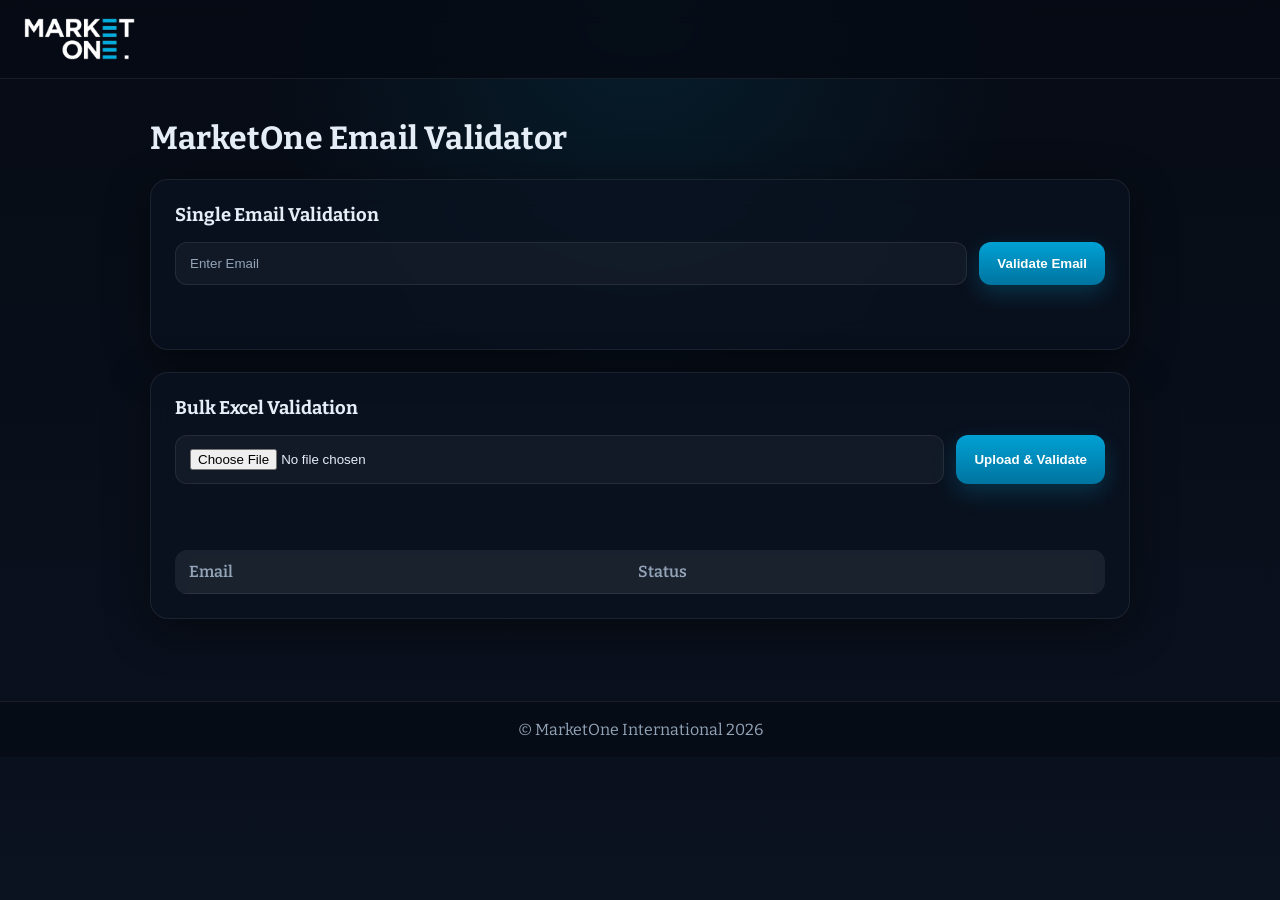
<file: email-validator/index.html>
<!DOCTYPE html>
<html lang="en">
<head>
  <meta charset="UTF-8" />
  <meta name="viewport" content="width=device-width, initial-scale=1.0" />
  <title>MarketOne Email Validator</title>
  <link rel="icon" type="image/png" href="../favicon.png" />
  <link rel="stylesheet" href="style.css" />
</head>
<body>

  <!-- TOPBAR / HEADER -->
  <div class="topbar">
    <div class="logo">
      <a href="../" class="logo-link">
        <img src="../logo.png" alt="MarketOne" class="main-logo" />
      </a>
    </div>
  </div>

  <main class="page">
    <div class="container">
      <h2>MarketOne Email Validator</h2>

      <section class="card">
        <h3>Single Email Validation</h3>
        <div class="form-row">
          <input type="email" id="email" placeholder="Enter Email" />
          <button id="singleBtn" type="button">Validate Email</button>
        </div>
        <div id="singleResult" class="result-box"></div>
      </section>

      <section class="card">
        <h3>Bulk Excel Validation</h3>
        <div class="form-row">
          <input type="file" id="excelFile" accept=".xlsx,.xls,.csv" />
          <button id="bulkBtn" type="button">Upload & Validate</button>
        </div>
        <div id="bulkStatus" class="result-box"></div>

        <div class="table-wrap">
          <table id="resultTable">
            <thead>
              <tr>
                <th>Email</th>
                <th>Status</th>
              </tr>
            </thead>
            <tbody></tbody>
          </table>
        </div>
      </section>
    </div>
  </main>

  <!-- FOOTER -->
  <footer class="footer">
    <div class="container">
      <p>© MarketOne International <span id="currentYear"></span></p>
    </div>
  </footer>

  <script src="https://cdn.sheetjs.com/xlsx-0.20.0/package/dist/xlsx.full.min.js"></script>
  <script src="script.js"></script>
</body>
</html>
</file>
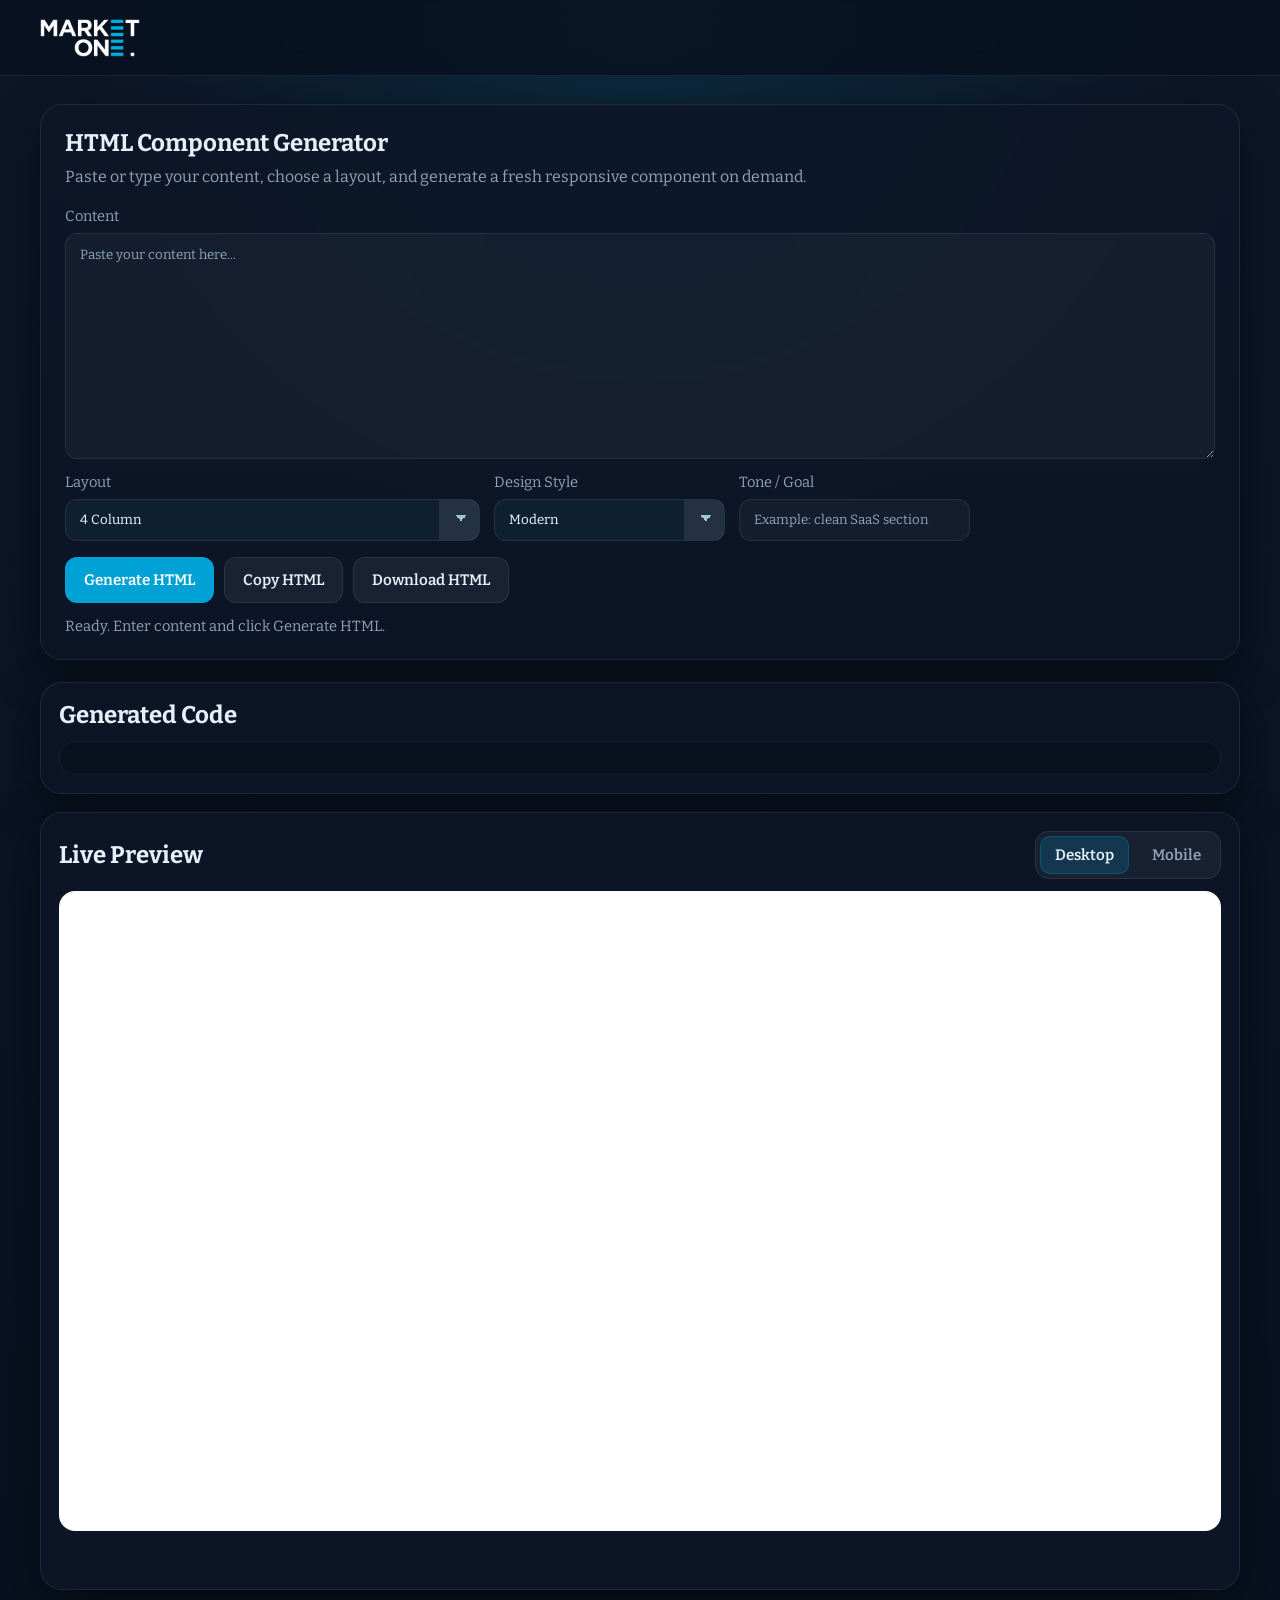
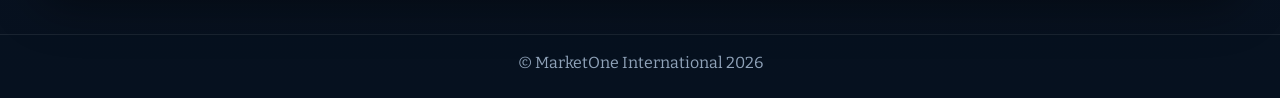
<file: html-component-generator/index.html>
<!doctype html>
<html lang="en">
<head>
  <meta charset="UTF-8" />
  <meta name="viewport" content="width=device-width, initial-scale=1.0" />
  <title>HTML Component Generator</title>
  <link rel="icon" type="image/png" href="../favicon.png" />
  <link rel="stylesheet" href="style.css" />
  <style>
    html, body { margin: 0; padding: 0; }
  </style>
</head>
<body>
  <div class="topbar">
    <div class="logo">
      <a href="../" class="logo-link">
        <img src="../logo.png" alt="MarketOne" class="main-logo" />
      </a>
    </div>
  </div>

  <main class="page">
    <section class="panel hero-panel">
      <div class="hero-head">
        <div>
          <h1>HTML Component Generator</h1>
          <p>Paste or type your content, choose a layout, and generate a fresh responsive component on demand.</p>
        </div>
      </div>

      <div class="form-grid">
        <div class="field full">
          <label for="contentInput">Content</label>
          <textarea id="contentInput" rows="10" placeholder="Paste your content here..."></textarea>
        </div>

        <div class="field">
          <label for="layoutSelect">Layout</label>
          <select id="layoutSelect">
            <option value="4">4 Column</option>
            <option value="3">3 Column</option>
            <option value="2">2 Column</option>
          </select>
        </div>

        <div class="field">
          <label for="designSelect">Design Style</label>
          <select id="designSelect">
            <option value="modern">Modern</option>
            <option value="minimal">Minimal</option>
            <option value="card">Card</option>
            <option value="premium">Premium</option>
          </select>
        </div>

        <div class="field">
          <label for="toneInput">Tone / Goal</label>
          <input id="toneInput" type="text" placeholder="Example: clean SaaS section" />
        </div>
      </div>

      <div class="actions">
        <button id="generateBtn" type="button">Generate HTML</button>
        <button id="copyBtn" type="button" class="secondary">Copy HTML</button>
        <button id="downloadBtn" type="button" class="secondary">Download HTML</button>
      </div>

      <div class="status-row">
        <div id="status" class="status">Ready.</div>
        <div id="tokenCount" class="token-count"></div>
      </div>
    </section>

    <section class="results">
      <div class="panel result-panel">
        <div class="result-header">
          <h2>Generated Code</h2>
        </div>
        <pre><code id="outputCode"></code></pre>
      </div>

      <div class="panel preview-panel">
        <div class="result-header preview-header">
          <h2>Live Preview</h2>
          <div class="preview-toggle" role="tablist" aria-label="Preview mode">
            <button id="desktopToggle" class="toggle-btn active" type="button">Desktop</button>
            <button id="mobileToggle" class="toggle-btn" type="button">Mobile</button>
          </div>
        </div>

        <div class="preview-stage">
          <div id="desktopPreviewWrap" class="preview-view active">
            <iframe id="desktopPreview" title="Desktop Preview" sandbox="allow-scripts allow-forms"></iframe>
          </div>

          <div id="mobilePreviewWrap" class="preview-view">
            <div class="phone-frame">
              <div class="phone-notch"></div>
              <iframe id="mobilePreview" title="Mobile Preview" sandbox="allow-scripts allow-forms"></iframe>
            </div>
          </div>
        </div>
      </div>
    </section>
  </main>

  <footer class="footer">
    <div class="container">
      <p>© MarketOne International <span id="currentYear"></span></p>
    </div>
  </footer>

  <script src="script.js" defer></script>
</body>
</html>
</file>
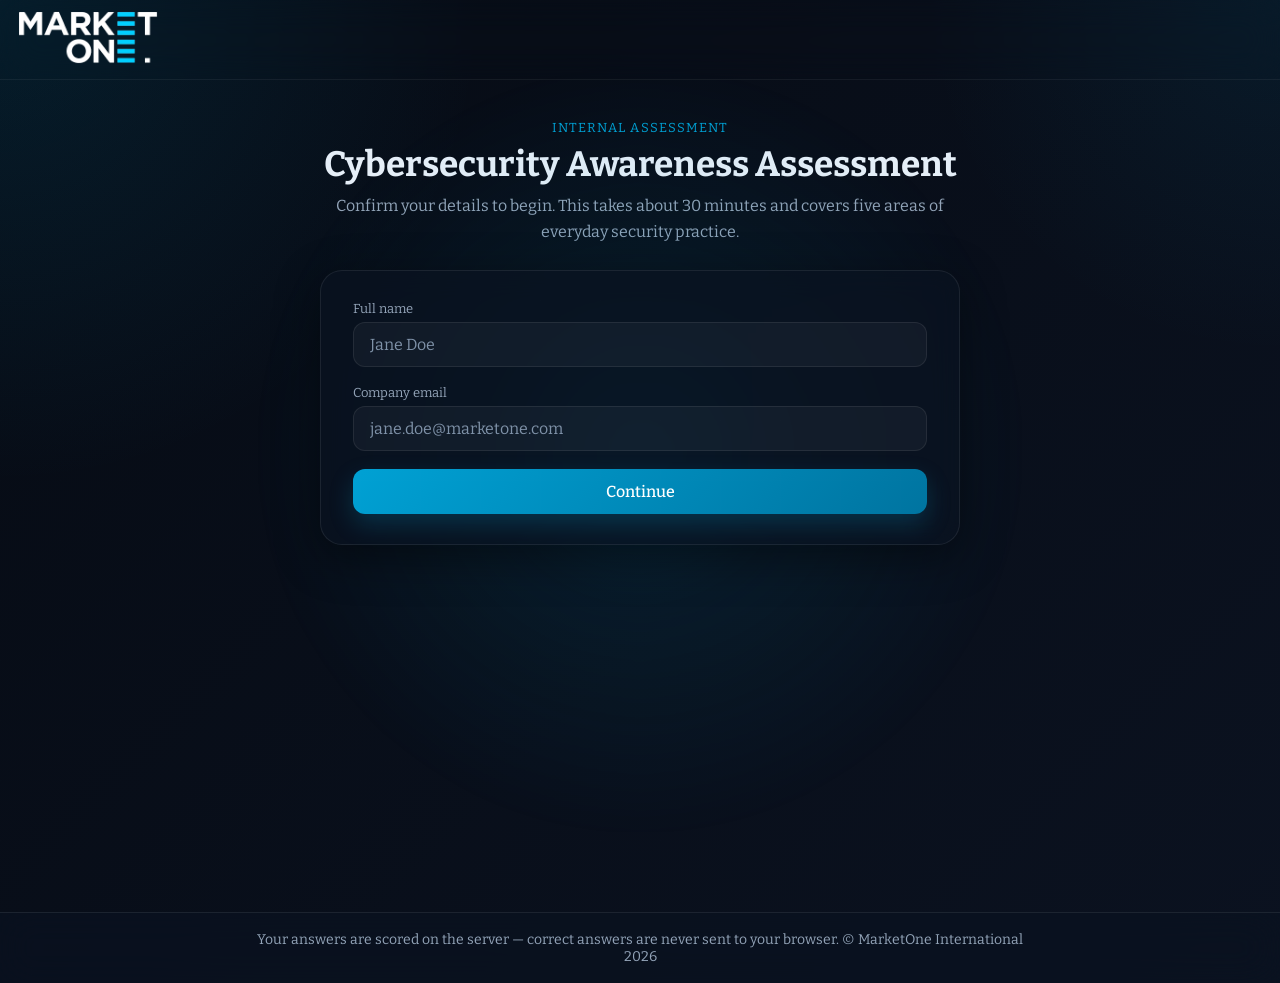
<file: security-exam/index.html>
<!DOCTYPE html>
<html lang="en">
<head>
  <meta charset="UTF-8" />
  <meta name="viewport" content="width=device-width, initial-scale=1.0" />
  <title>Cybersecurity Awareness Assessment — MarketOne</title>
  <link rel="icon" type="image/png" href="../favicon.png" />
  <link rel="stylesheet" href="../style.css" />
  <link rel="stylesheet" href="css/exam.css" />
</head>
<body>

<div class="topbar">
  <div class="logo">
    <a href="../index.html" class="logo-link">
      <img src="../logo.png" alt="MarketOne" class="main-logo" />
    </a>
  </div>
</div>

<div class="exam-main">
  <div class="exam-container">
    <div class="exam-header">
      <div class="eyebrow">Internal Assessment</div>
      <h1>Cybersecurity Awareness Assessment</h1>
      <p>Confirm your details to begin. This takes about 30 minutes and covers five areas of everyday security practice.</p>
    </div>

    <!-- Step 1: name + email -->
    <div class="exam-card" id="form-step">
      <form id="start-form" novalidate>
        <div class="field">
          <label for="name">Full name</label>
          <input type="text" id="name" name="name" placeholder="Jane Doe" autocomplete="name" required />
        </div>
        <div class="field">
          <label for="email">Company email</label>
          <input type="email" id="email" name="email" placeholder="jane.doe@marketone.com" autocomplete="email" required />
        </div>
        <p class="error-text" id="form-error"></p>
        <button type="submit" class="exam-btn-primary" id="continue-btn">Continue</button>
      </form>
    </div>

    <!-- Step 2: instructions -->
    <div class="exam-card hidden" id="instructions-step">
      <div class="eyebrow" style="color:var(--primary);font-size:13px;letter-spacing:.08em;text-transform:uppercase;margin-bottom:10px;">Before you begin</div>
      <p>You have <strong>30 minutes</strong> to complete the full assessment once you begin.</p>
      <p>The assessment has five sections: Phishing, Password Security, Social Engineering, Data Protection, and AI Threats. Each section is multiple choice — answer one question at a time and submit when you're ready to move on.</p>
      <p>The timer runs continuously across all five sections. If time runs out, whatever you've completed so far is submitted automatically.</p>
      <p class="error-text" id="begin-error"></p>
      <button type="button" class="exam-btn-primary" id="begin-btn">Begin assessment</button>
    </div>
  </div>
</div>

<footer class="footer">
  <div class="container">
    <p>Your answers are scored on the server — correct answers are never sent to your browser. &copy; MarketOne International <span id="currentYear"></span></p>
  </div>
</footer>

<script>document.getElementById("currentYear").textContent = new Date().getFullYear();</script>
<script src="js/api.js"></script>
<script src="js/app.js"></script>
</body>
</html>
</file>
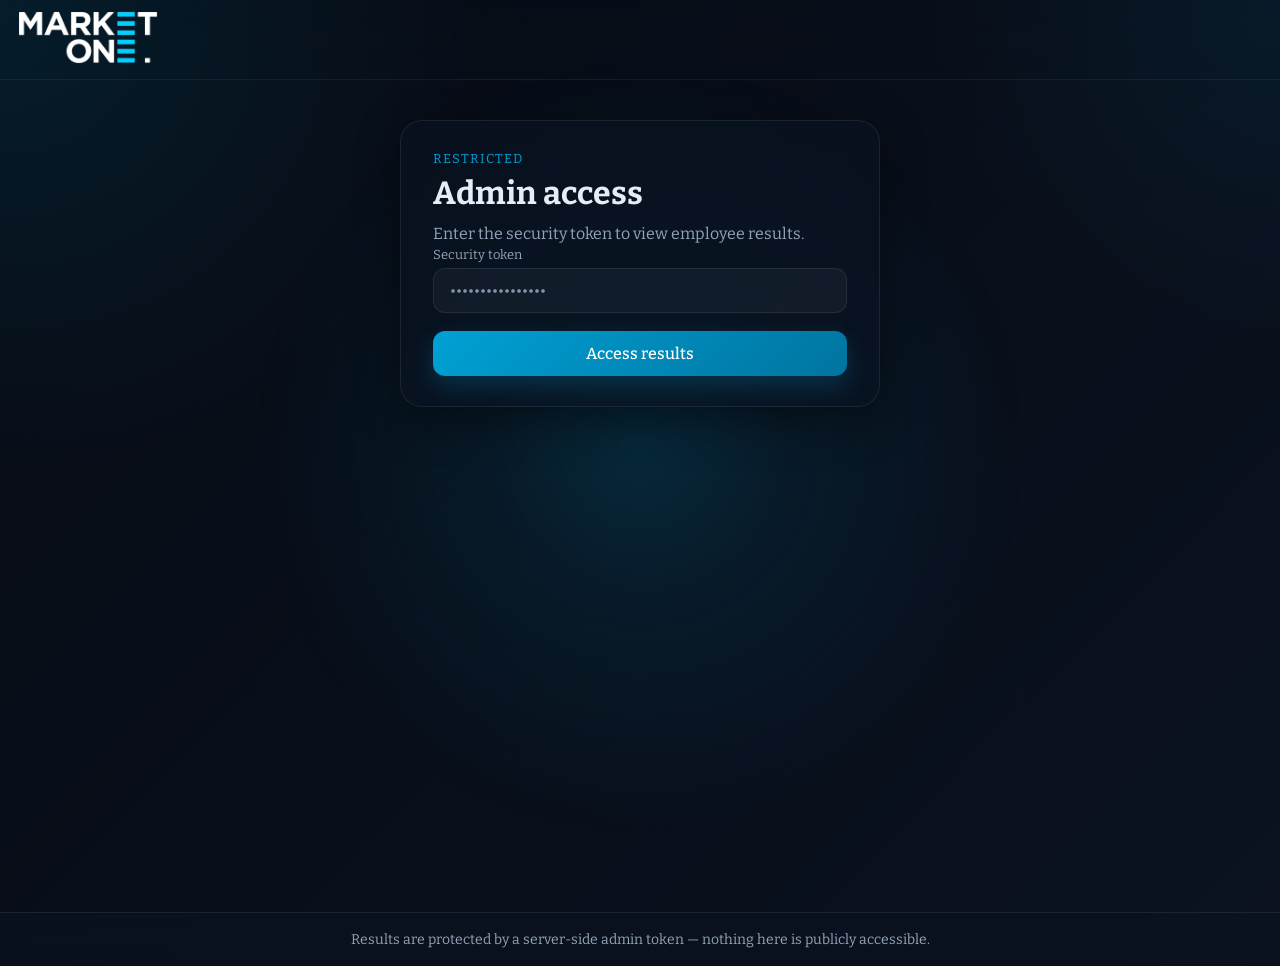
<file: security-exam/admin/index.html>
<!DOCTYPE html>
<html lang="en">
<head>
  <meta charset="UTF-8" />
  <meta name="viewport" content="width=device-width, initial-scale=1.0" />
  <title>Admin — MarketOne Cybersecurity Awareness Assessment</title>
  <link rel="icon" type="image/png" href="../../favicon.png" />
  <link rel="stylesheet" href="../../style.css" />
  <link rel="stylesheet" href="../css/exam.css" />
</head>
<body>

<div class="topbar">
  <div class="logo">
    <a href="../../index.html" class="logo-link">
      <img src="../../logo.png" alt="MarketOne" class="main-logo" />
    </a>
  </div>
</div>

<div class="exam-main">
  <div class="admin-container">

    <!-- Token gate -->
    <div class="exam-card" id="token-card" style="max-width:480px;margin:0 auto;">
      <div class="eyebrow" style="color:var(--primary);font-size:13px;letter-spacing:.08em;text-transform:uppercase;margin-bottom:8px;">Restricted</div>
      <h1 style="margin-bottom:8px;">Admin access</h1>
      <p>Enter the security token to view employee results.</p>
      <form id="token-form" novalidate>
        <div class="field">
          <label for="token">Security token</label>
          <input type="password" id="token" name="token" placeholder="••••••••••••••••" autocomplete="off" required />
        </div>
        <p class="error-text" id="token-error"></p>
        <button type="submit" class="exam-btn-primary" id="access-btn">Access results</button>
      </form>
    </div>

    <!-- Dashboard -->
    <div class="hidden" id="dashboard">
      <div class="admin-header">
        <h1 style="margin:0;">Employee Results</h1>
        <div class="admin-header-actions">
          <button type="button" class="exam-btn-secondary" id="refresh-btn" style="width:auto;">
            <span class="refresh-icon">↻</span>
            Refresh
          </button>
          <button type="button" class="exam-btn-secondary" id="export-btn" style="width:auto;">
            <span>↓</span>
            Export Excel
          </button>
          <button type="button" class="exam-btn-secondary" id="logout-btn" style="width:auto;">
            Lock
          </button>
        </div>
      </div>

      <div class="admin-stats">
        <div class="stat-box"><div class="num" id="stat-employees">0</div><div class="lbl">Completed</div></div>
        <div class="stat-box"><div class="num" id="stat-average">0%</div><div class="lbl">Average score</div></div>
        <div class="stat-box"><div class="num" id="stat-risk">0</div><div class="lbl" id="stat-risk-label">Below 70%</div></div>
        <div class="stat-box"> <div class="num" id="stat-passed">0</div><div class="lbl">Passed</div></div>
      </div>

      <div style="margin-top:24px;">
        <div class="admin-toolbar">
          <input type="text" class="search-input" id="search-input" placeholder="Search by name or email..." />
          <span class="admin-result-count" id="result-count"></span>
        </div>
        <div id="employee-list"></div>
        <div class="pagination-bar hidden" id="pagination-bar">
          <div class="pagination-info" id="pagination-info"></div>
          <div style="display:flex;align-items:center;gap:12px;">
            <select class="page-size-select" id="page-size-select">
              <option value="10">10 / page</option>
              <option value="20" selected>20 / page</option>
              <option value="50">50 / page</option>
              <option value="100">100 / page</option>
            </select>
            <div class="pagination-controls" id="pagination-controls"></div>
          </div>
        </div>
      </div>

      <div class="exam-card hidden" id="no-results">
        <p style="margin:0;">No completed assessments yet.</p>
      </div>
    </div>

  </div>
</div>

<footer class="footer">
  <div class="container">
    <p>Results are protected by a server-side admin token — nothing here is publicly accessible.</p>
  </div>
</footer>

<script src="../js/api.js"></script>
<script src="https://cdn.sheetjs.com/xlsx-0.20.3/package/dist/xlsx.full.min.js"></script>
<script src="../js/admin.js"></script>
</body>
</html>
</file>
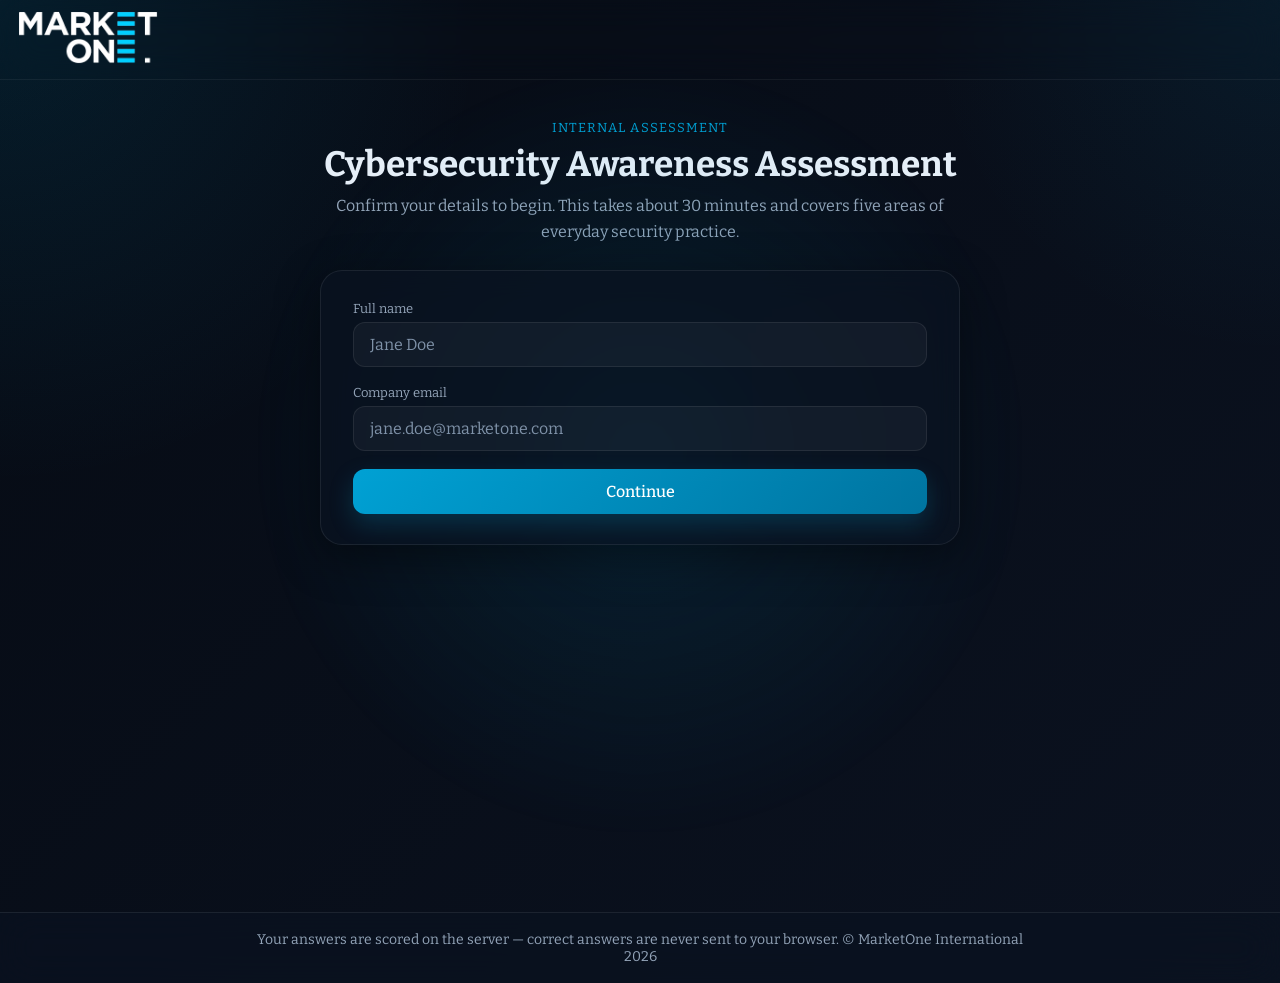
<file: security-exam/exam.html>
<!DOCTYPE html>
<html lang="en">
<head>
  <meta charset="UTF-8" />
  <meta name="viewport" content="width=device-width, initial-scale=1.0" />
  <title>Assessment in progress — MarketOne</title>
  <link rel="icon" type="image/png" href="../favicon.png" />
  <link rel="stylesheet" href="../style.css" />
  <link rel="stylesheet" href="css/exam.css" />
</head>
<body>

<div class="topbar">
  <div class="exam-topbar-inner">
    <div class="logo">
      <img src="../logo.png" alt="MarketOne" class="main-logo" />
    </div>
    <div class="timer" id="timer">30:00</div>
  </div>
</div>

<div class="exam-main">
  <div class="exam-container">

    <div class="section-track" id="section-track"></div>

    <!-- Loading -->
    <div class="exam-card" id="loading-card">
      <div class="loading-row">
        <div class="spinner"></div>
        <span id="loading-label">Preparing your next section...</span>
      </div>
    </div>

    <!-- Active question -->
    <div class="exam-card hidden" id="question-card">
      <div class="eyebrow" id="section-label" style="color:var(--primary);font-size:13px;letter-spacing:.08em;text-transform:uppercase;margin-bottom:8px;">Section</div>
      <div class="q-count" id="q-count">Question 1 of 6</div>
      <div class="progress-track"><div class="progress-fill" id="progress-fill"></div></div>
      <h2 id="question-text" style="margin-bottom:16px;">Question text</h2>
      <div id="options-container"></div>
      <p class="error-text" id="question-error"></p>
      <button type="button" class="exam-btn-primary" id="next-btn" disabled>Next</button>
    </div>

    <!-- Section complete -->
    <div class="exam-card hidden" id="section-complete-card">
      <div class="eyebrow" id="complete-label" style="color:var(--primary);font-size:13px;letter-spacing:.08em;text-transform:uppercase;text-align:center;margin-bottom:8px;">Section complete</div>
      <div class="score-hero">
        <div class="value" id="section-score">83%</div>
        <div class="label" id="section-score-detail">5 of 6 correct</div>
      </div>
      <button type="button" class="exam-btn-primary" id="next-section-btn">Take next test</button>
    </div>

    <!-- Time up -->
    <div class="exam-card hidden" id="timeup-card">
      <div class="eyebrow" style="color:#f5b342;font-size:13px;letter-spacing:.08em;text-transform:uppercase;margin-bottom:8px;">Time expired</div>
      <h2>Time is up.</h2>
      <p>Your assessment is being submitted automatically with what you've completed so far.</p>
      <div class="loading-row"><div class="spinner"></div><span>Submitting...</span></div>
    </div>

  </div>
</div>

<footer class="footer">
  <div class="container">
    <p>The server enforces the exam deadline — this timer is for your reference only.</p>
  </div>
</footer>

<script src="js/api.js"></script>
<script src="js/exam.js"></script>
</body>
</html>
</file>
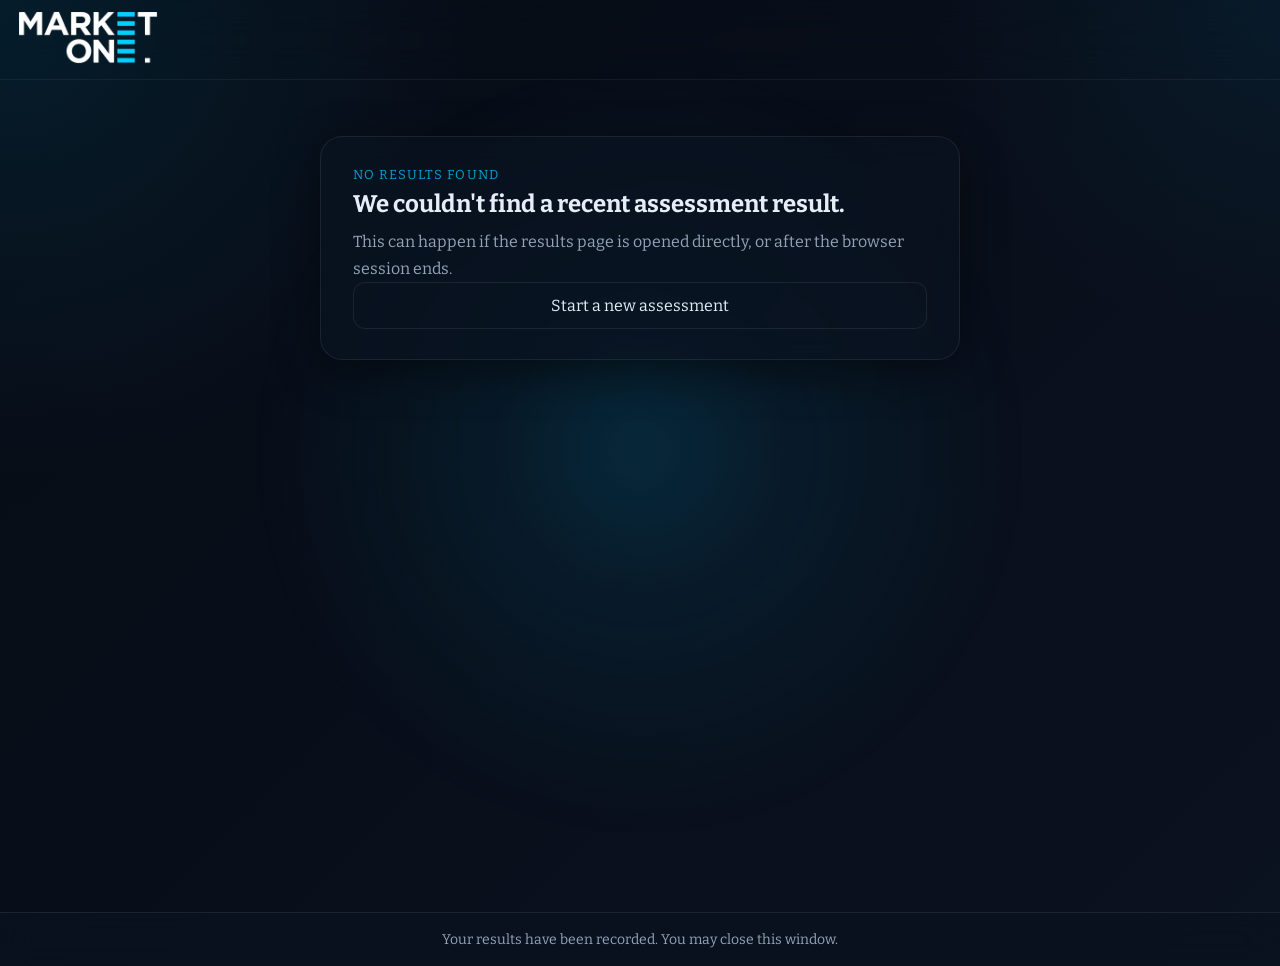
<file: security-exam/result.html>
<!DOCTYPE html>
<html lang="en">
<head>
  <meta charset="UTF-8" />
  <meta name="viewport" content="width=device-width, initial-scale=1.0" />
  <title>Cybersecurity Awareness Assessment — MarketOne</title>
  <link rel="icon" type="image/png" href="../favicon.png" />
  <link rel="stylesheet" href="../style.css" />
  <link rel="stylesheet" href="css/exam.css" />
</head>
<body>

<div class="topbar">
  <div class="logo">
    <a href="../index.html" class="logo-link">
      <img src="../logo.png" alt="MarketOne" class="main-logo" />
    </a>
  </div>
</div>

<div class="exam-main">
  <div class="exam-container">

    <div class="exam-card hidden" id="result-card">
      <div class="eyebrow" style="color:var(--primary);font-size:13px;letter-spacing:.08em;text-transform:uppercase;text-align:center;margin-bottom:8px;">Assessment complete</div>
      <h1 id="employee-name" style="text-align:center;margin-bottom:4px;">—</h1>

      <div class="score-hero">
        <div class="value" id="overall-score">—</div>
        <div class="label">Overall score</div>
      </div>

      <div id="section-scores"></div>

      <div class="stat-grid">
        <div class="stat-box"><div class="num" id="stat-total">0</div><div class="lbl">Questions</div></div>
        <div class="stat-box"><div class="num" id="stat-correct">0</div><div class="lbl">Correct</div></div>
        <div class="stat-box"><div class="num" id="stat-time">00:00</div><div class="lbl">Time taken</div></div>
      </div>

      <p style="margin-top:20px;font-size:13px;display:none;" id="partial-note">
        This assessment was submitted before all sections were completed because the 30-minute time limit was reached.
      </p>
    </div>

    <div class="exam-card hidden" id="empty-card">
      <div class="eyebrow" style="color:var(--primary);font-size:13px;letter-spacing:.08em;text-transform:uppercase;margin-bottom:8px;">No results found</div>
      <h2 style="margin-bottom:10px;">We couldn't find a recent assessment result.</h2>
      <p>This can happen if the results page is opened directly, or after the browser session ends.</p>
      <a href="index.html"><button type="button" class="exam-btn-secondary">Start a new assessment</button></a>
    </div>

  </div>
</div>

<footer class="footer">
  <div class="container">
    <p>Your results have been recorded. You may close this window.</p>
  </div>
</footer>

<script src="js/result.js"></script>
</body>
</html>
</file>
<file: email-validator/style.css>
@import url("https://fonts.googleapis.com/css2?family=Bitter:wght@300;400;500;600;700&display=swap");

:root {
  --primary: #00a1d4;
  --primaryDark: #0074a0;
  --primarySoft: rgba(0, 161, 212, 0.18);
  --primaryBorder: rgba(0, 161, 212, 0.28);
  --bg: #060b14;
  --bg2: #0b1220;
  --panel: rgba(11, 18, 32, 0.72);
  --panelStrong: rgba(11, 18, 32, 0.88);
  --text: #e5eef7;
  --muted: #93a4b8;
  --border: rgba(255, 255, 255, 0.08);
  --shadow: 0 12px 45px rgba(0, 0, 0, 0.45);
  --white: #fff;
  --success: #43d17a;
  --error: #ff6b6b;
}

* {
  box-sizing: border-box;
}

html, body {
  margin: 0;
  padding: 0;
}

body {
  font-family: "Bitter", serif;
  background:
    radial-gradient(circle at top, rgba(0, 161, 212, 0.12), transparent 35%),
    linear-gradient(180deg, var(--bg), var(--bg2));
  color: var(--text);
  min-height: 100vh;
}

.topbar {
  width: 100%;
  padding: 18px 24px;
  border-bottom: 1px solid var(--border);
  background: rgba(6, 11, 20, 0.85);
  backdrop-filter: blur(12px);
}

.topbar .logo {
  display: flex;
  align-items: center;
}

.main-logo {
  height: 42px;
  width: auto;
  display: block;
}

.page {
  padding: 40px 16px 60px;
}

.container {
  max-width: 980px;
  margin: 0 auto;
}

h2 {
  margin: 0 0 22px;
  font-size: 2rem;
  letter-spacing: 0.2px;
}

.card {
  background: var(--panel);
  border: 1px solid var(--border);
  border-radius: 18px;
  box-shadow: var(--shadow);
  padding: 24px;
  margin-bottom: 22px;
  backdrop-filter: blur(14px);
}

.card h3 {
  margin-top: 0;
  margin-bottom: 16px;
  font-size: 1.15rem;
  color: var(--text);
}

.form-row {
  display: flex;
  gap: 12px;
  flex-wrap: wrap;
}

input[type="email"],
input[type="file"] {
  flex: 1 1 320px;
  background: rgba(255, 255, 255, 0.04);
  color: var(--text);
  border: 1px solid var(--border);
  border-radius: 12px;
  padding: 13px 14px;
  outline: none;
}

input[type="email"]::placeholder {
  color: var(--muted);
}

input[type="email"]:focus,
input[type="file"]:focus {
  border-color: var(--primaryBorder);
  box-shadow: 0 0 0 3px var(--primarySoft);
}

button {
  background: linear-gradient(180deg, var(--primary), var(--primaryDark));
  color: var(--white);
  border: none;
  cursor: pointer;
  border-radius: 12px;
  padding: 13px 18px;
  font-weight: 600;
  transition: transform 0.15s ease, filter 0.15s ease;
  box-shadow: 0 8px 22px rgba(0, 161, 212, 0.24);
}

button:hover {
  filter: brightness(1.05);
  transform: translateY(-1px);
}

button:disabled {
  opacity: 0.65;
  cursor: not-allowed;
  transform: none;
}

.result-box {
  margin-top: 14px;
  min-height: 26px;
  color: var(--muted);
}

.success {
  color: var(--success);
  font-weight: 700;
}

.error {
  color: var(--error);
  font-weight: 700;
}

.table-wrap {
  margin-top: 18px;
  overflow-x: auto;
}

table {
  width: 100%;
  border-collapse: collapse;
  margin-top: 8px;
  background: rgba(255, 255, 255, 0.03);
  border-radius: 12px;
  overflow: hidden;
}

th, td {
  border-bottom: 1px solid var(--border);
  padding: 12px 14px;
  text-align: left;
}

th {
  color: var(--muted);
  font-weight: 600;
  background: rgba(255, 255, 255, 0.04);
}

.footer {
  border-top: 1px solid var(--border);
  background: rgba(6, 11, 20, 0.85);
  padding: 18px 0;
  color: var(--muted);
}

.footer p {
  margin: 0;
  text-align: center;
}

@media (max-width: 640px) {
  h2 {
    font-size: 1.55rem;
  }

  .card {
    padding: 18px;
  }

  .main-logo {
    height: 34px;
  }
}
</file>
<file: html-component-generator/style.css>
@import url("https://fonts.googleapis.com/css2?family=Bitter:wght@300;400;500;600;700&display=swap");
:root {--bg: #07111f;--bg2: #0d1728;--panel: rgba(13, 23, 40, 0.82);--border: rgba(255, 255, 255, 0.08);--text: #e6eef7;--muted: #90a3b9;--primary: #00a1d4;--primaryDark: #0077a1;--shadow: 0 14px 50px rgba(0, 0, 0, 0.45);--white: #fff;}
* {box-sizing: border-box;margin: 0;padding: 0;font-family: "Bitter", serif;}
body {min-height: 100vh;background: radial-gradient(circle at top, rgba(0, 161, 212, 0.14), transparent 30%), linear-gradient(180deg, var(--bg2), var(--bg));color: var(--text);overflow-x:hidden;}
a {color: inherit;text-decoration: none;}
.topbar {height: 76px;display: flex;align-items: center;background: rgba(7, 17, 31, 0.8);backdrop-filter: blur(12px);border-bottom: 1px solid var(--border);position: sticky;top: 0;z-index: 10;}
.logo,.page,.footer .container {width: min(1200px, calc(100% - 32px));margin: 0 auto;}
.logo {display: flex;align-items: center;}
.logo-link {display: inline-flex;align-items: center;}
.main-logo {height: 38px;width: auto;display: block;}
.page {padding: 28px 0 44px;}
.panel {background: var(--panel);border: 1px solid var(--border);border-radius: 22px;box-shadow: var(--shadow);backdrop-filter: blur(14px);}
.hero-panel {padding: 24px;}
.hero-head {display: flex;justify-content: space-between;gap: 16px;align-items: flex-start;margin-bottom: 18px;}
.hero-head h1 {font-size: 1.5rem;margin-bottom: 8px;}
.hero-head p {color: var(--muted);line-height: 1.5;}
.form-grid {display: grid;grid-template-columns: 1.8fr 1fr 1fr 1fr;gap: 14px;}
.field {display: grid;gap: 8px;}
.field.full {grid-column: 1/-1;}
.field label {color: var(--muted);font-size: 0.92rem;}
textarea,input,select {width: 100%;border-radius: 12px;border: 1px solid var(--border);background: rgba(255, 255, 255, 0.04);color: var(--text);padding: 12px 14px;outline: none;}
textarea {resize: vertical;min-height: 220px;line-height: 1.5;}
textarea::placeholder,input::placeholder {color: #8fa6be;}
.field select,.field option {color: #f4fbff;background: #102033;}
.field select {appearance: none;-webkit-appearance: none;-moz-appearance: none;background-image: linear-gradient(45deg, transparent 50%, #9ec7db 50%), linear-gradient(135deg, #9ec7db 50%, transparent 50%), linear-gradient(to right, rgba(255, 255, 255, 0.08), rgba(255, 255, 255, 0.08));background-position:calc(100% - 18px) calc(50% - 2px),calc(100% - 12px) calc(50% - 2px),100% 0;background-size:6px 6px,6px 6px,2.5rem 100%;background-repeat: no-repeat;padding-right: 2.7rem;}
textarea:focus,input:focus,select:focus {border-color: rgba(0, 161, 212, 0.5);box-shadow: 0 0 0 3px rgba(0, 161, 212, 0.12);}
.actions {display: flex;gap: 10px;margin-top: 16px;flex-wrap: wrap;}
button {height: 46px;padding: 0 18px;border-radius: 12px;border: 1px solid transparent;cursor: pointer;font-size: 0.95rem;font-weight: 600;transition: 0.2s ease;}
#generateBtn {background: var(--primary);color: var(--white);border-color: rgba(0, 161, 212, 0.32);}
#generateBtn:hover {background: var(--primaryDark);transform: translateY(-1px);}
.secondary {background: rgba(255, 255, 255, 0.06);color: var(--text);border-color: var(--border);}
.secondary:hover {background: rgba(255, 255, 255, 0.09);}
.status-row {display: flex;justify-content: space-between;gap: 12px;margin-top: 14px;color: var(--muted);font-size: 0.92rem;}
.results {margin-top: 22px;display: grid;grid-template-columns: 1fr;gap: 18px;}
.result-panel,.preview-panel {padding: 18px;}
.result-header {margin-bottom: 12px;display: flex;justify-content: space-between;gap: 12px;align-items: flex-start;flex-wrap: wrap;}
.result-header p {color: var(--muted);line-height: 1.5;font-size: 0.95rem;}
.preview-header {align-items: center;}
.preview-toggle {display: flex;gap: 8px;padding: 4px;background: rgba(255, 255, 255, 0.05);border: 1px solid var(--border);border-radius: 14px;}
.toggle-btn {height: 38px;padding: 0 14px;border-radius: 10px;border: 1px solid transparent;background: transparent;color: var(--muted);}
.toggle-btn.active {background: rgba(0, 161, 212, 0.18);color: var(--text);border-color: rgba(0, 161, 212, 0.28);}
pre {margin: 0;overflow: auto;max-height: 620px;background: rgba(0, 0, 0, 0.18);border: 1px solid rgba(255, 255, 255, 0.05);border-radius: 16px;padding: 16px;}
code {display: block;white-space: pre-wrap;word-break: break-word;color: #dce7f5;font-size: 0.92rem;line-height: 1.55;}
.preview-stage {position: relative;min-height: 680px;}
.preview-view {display: none;width: 100%;}
.preview-view.active {display: block;}
#desktopPreviewWrap {width: 100%;}
#desktopPreview {width: 100%;height: 640px;border: 1px solid rgba(255, 255, 255, 0.08);border-radius: 16px;background: #fff;display: block;}
.phone-frame {max-width: 420px;margin: 0 auto;border: 1px solid rgba(255, 255, 255, 0.1);border-radius: 30px;padding: 12px;background: linear-gradient(180deg, rgba(255, 255, 255, 0.08), rgba(255, 255, 255, 0.03));box-shadow: 0 18px 40px rgba(0, 0, 0, 0.25);}
.phone-notch {width: 120px;height: 18px;margin: 0 auto 10px;border-radius: 999px;background: rgba(255, 255, 255, 0.12);}
#mobilePreview {width: 100%;height: 640px;border: 0;border-radius: 18px;background: #fff;display: block;}
.footer {padding: 18px 0 26px;text-align: center;color: var(--muted);border-top: 1px solid var(--border);background: rgba(7, 17, 31, 0.55);}
@media (max-width: 980px) {
  .form-grid,.results {grid-template-columns: 1fr;}
  .hero-head {flex-direction: column;}
  .actions {flex-direction: column;}
  .status-row {flex-direction: column;}
  .hero-panel,.result-panel,.preview-panel {padding: 14px;}
  .preview-stage {min-height: auto;}
}
</file>
<file: style.css>
@import url("https://fonts.googleapis.com/css2?family=Bitter:wght@300;400;500;600;700&display=swap");

:root {
    --primary: #00a1d4;
    --primaryDark: #0074a0;
    --primarySoft: rgba(0, 161, 212, 0.18);
    --primaryBorder: rgba(0, 161, 212, 0.28);
    --bg: #060b14;
    --bg2: #0b1220;
    --panel: rgba(11, 18, 32, 0.72);
    --panelStrong: rgba(11, 18, 32, 0.88);
    --text: #e5eef7;
    --muted: #93a4b8;
    --border: rgba(255, 255, 255, 0.08);
    --shadow: 0 12px 45px rgba(0, 0, 0, 0.45);
    --white: #fff;
}

* {
    margin: 0;
    padding: 0;
    box-sizing: border-box;
    font-family: "Bitter", serif;
}

html, body {
    width: 100%;
    min-height: 100%;
}

body {
    position: relative;
    min-height: 100vh;
    overflow-x: hidden;
    background: radial-gradient(circle at top left, rgba(0, 161, 212, 0.12), transparent 30%), 
                radial-gradient(circle at top right, rgba(0, 161, 212, 0.08), transparent 22%), 
                linear-gradient(135deg, var(--bg) 0%, var(--bg2) 100%);
    color: var(--text);
}

body::before {
    content: "";
    position: fixed;
    inset: auto;
    width: 760px;
    height: 760px;
    left: 50%;
    top: 50%;
    transform: translate(-50%, -50%);
    background: radial-gradient(circle, rgba(0, 161, 212, 0.18) 0%, rgba(0, 161, 212, 0.08) 28%, transparent 72%);
    filter: blur(10px);
    z-index: 0;
    pointer-events: none;
}

body::after {
    content: "";
    position: fixed;
    inset: 0;
    background: linear-gradient(rgba(255, 255, 255, 0.015) 1px, transparent 1px), 
                linear-gradient(90deg, rgba(255, 255, 255, 0.015) 1px, transparent 1px);
    background-size: 60px 60px;
    opacity: 0.25;
    z-index: 0;
    pointer-events: none;
}

*::selection {
    background: rgba(0, 161, 212, 0.35);
    color: #fff;
}

.main-logo {
    width: 140px;
    height: auto;
    object-fit: contain;
    filter: brightness(1.2) saturate(1);
}

.logo, .topbar {
    display: flex;
    align-items: center;
}

.topbar {
    width: 100%;
    height: 80px;
    border-bottom: 1px solid rgba(255, 255, 255, 0.06);
    justify-content: space-between;
    padding: 0 18px;
    backdrop-filter: blur(18px);
    -webkit-backdrop-filter: blur(18px);
}

.logo {
    gap: 10px;
    font-size: 16px;
    color: var(--text);
}

.main {
    width: 100%;
    min-height: calc(100vh - 100px);
    display: flex;
    justify-content: center;
    align-items: center;
    flex-direction: column;
    padding: 24px 16px;
}

.hero-section {
    text-align: center;
    padding: 40px 16px;
}

.hero-section h1 {
    font-size: 32px;
    margin-bottom: 10px;
    text-align: center;
    color: transparent;
    background: linear-gradient(90deg, #ffffff 0%, rgba(0, 161, 212, 0.95) 20%, #ffffff 40%);
    background-size: 200% 100%;
    background-position: 200% 50%;
    -webkit-background-clip: text;
    background-clip: text;
    -webkit-text-fill-color: transparent;
    animation: heroTextSlide 3s linear infinite;
}

@keyframes heroTextSlide {
    0% { background-position-x: 200%; }
    100% { background-position-x: 0%; }
}

.hero-section p {
    color: var(--muted);
    font-size: 18px;
    text-align: center;
}

.chat-wrapper {
    width: min(680px, 100%);
    border-radius: 24px;
    background: var(--panel);
    backdrop-filter: blur(20px);
    -webkit-backdrop-filter: blur(20px);
    border: 1px solid var(--border);
    overflow: hidden;
    box-shadow: var(--shadow);
    margin: 0 auto;
}

.chat-wrapper:hover {
    border-color: rgba(0, 161, 212, 0.22);
    box-shadow: 0 18px 55px rgba(0, 0, 0, 0.55);
}

.chat-wrapper.dragover {
    border-color: var(--primary);
    box-shadow: 
        0 0 0 1px rgba(0, 161, 212, 0.35),
        0 0 28px rgba(0, 161, 212, 0.24),
        var(--shadow);
}

.ai .bubble, .quick-btn {
    backdrop-filter: blur(10px);
    -webkit-backdrop-filter: blur(10px);
}

.ai .bubble ul {
    padding-left: 36px;
}

.chat-input {
    width: 100%;
    height: 96px;
    background: transparent;
    border: none;
    resize: none;
    outline: none;
    color: var(--text);
    padding: 20px;
    font-size: 15px;
    transition: height 0.3s ease;
}

.chat-input::placeholder {
    color: #6d7c90;
}

.chat-input:disabled {
    opacity: 0.6;
    cursor: not-allowed;
}

.chat-bottom {
    display: flex;
    height: 62px;
    border-top: 1px solid rgba(255, 255, 255, 0.06);
    justify-content: space-between;
    padding: 10px 16px;
    background: rgba(255, 255, 255, 0.02);
}

.left-actions {
    display: flex;
    align-items: center;
    gap: 10px;
}

.action-btn {
    width: 38px;
    height: 38px;
    border-radius: 11px;
    border: 1px solid transparent;
    background: rgba(255, 255, 255, 0.04);
    color: #c8d4e1;
    font-size: 13px;
    cursor: pointer;
    transition: all 0.2s ease;
}

.action-btn:hover {
    background: rgba(0, 161, 212, 0.16);
    border-color: rgba(0, 161, 212, 0.26);
    color: #fff;
    transform: translateY(-1px);
}

.action-btn:disabled {
    opacity: 0.5;
    cursor: not-allowed;
    transform: none;
}

.send-btn {
    padding: 10px 18px;
    border: none;
    border-radius: 12px;
    background: linear-gradient(135deg, var(--primary) 0%, var(--primaryDark) 100%);
    color: #fff;
    font-size: 14px;
    box-shadow: 0 10px 24px rgba(0, 161, 212, 0.22);
    cursor: pointer;
    transition: all 0.2s ease;
    display: flex;
    align-items: center;
    gap: 8px;
}

.send-btn:hover {
    transform: translateY(-2px);
    box-shadow: 0 14px 30px rgba(0, 161, 212, 0.3);
}

.send-btn:active, .action-btn:active, .quick-btn:active {
    transform: translateY(0);
}

.send-btn:disabled {
    opacity: 0.6;
    cursor: not-allowed;
    transform: none;
}

/* SECURITY ASSESSMENT CTA */
.security-assessment-strip {
    display: inline-flex;
    align-items: center;
    gap: 6px;
    background: linear-gradient(135deg, var(--primary) 0%, var(--primaryDark) 100%);;
    color: #ffffff;
    font-size: 14px;
    font-weight: 200;
    text-decoration: none;
    padding: 10px 18px;
    border-radius: 20px;
    white-space: nowrap;
    position: fixed;
    top: 20px;
    right: 22px;
    z-index: 999999;
    overflow: hidden;
    box-shadow: 0 4px 14px rgba(0, 161, 212, 0.30);
    transition: all 0.25s ease;
}

.security-assessment-strip:hover {
    color: #ffffff;
    text-decoration: none;
    transform: translateY(-2px);
    box-shadow: 0 6px 20px rgba(0, 161, 212, 0.40);
}

.security-assessment-strip::before {
    content: "";
    position: absolute;
    top: 0;
    left: -60px;
    width: 40px;
    height: 100%;
    background: linear-gradient(
        90deg,
        rgba(255,255,255,0),
        rgba(255,255,255,.55),
        rgba(255,255,255,0)
    );
    transform: skewX(-25deg);
    animation: securityShine 3s linear infinite;
}

@keyframes securityShine {
    0% {
        left: -60px;
    }

    100% {
        left: 180px;
    }
}

.security-assessment-strip strong {
    color: #ffffff;
}

/* Mobile */
@media (max-width: 576px) {
    .security-assessment-strip {
        top: 12px;
        right: 12px;
        font-size: 10px;
        padding: 7px 11px;
    }
}

.quick-actions {
    display: flex;
    gap: 10px;
    margin-top: 22px;
    flex-wrap: wrap;
    justify-content: center;
}

.quick-btn {
    padding: 10px 16px;
    border-radius: 12px;
    border: 1px solid rgba(0, 161, 212, 0.2);
    background: rgba(0, 161, 212, 0.08);
    color: #dff7ff;
    font-size: 13px;
    cursor: pointer;
    transition: all 0.2s ease;
}

.quick-btn:hover {
    background: rgba(0, 161, 212, 0.16);
    border-color: rgba(0, 161, 212, 0.36);
    transform: translateY(-2px);
    color: #fff;
}

.messages-container {
    width: min(680px, 100%);
    max-height: 420px;
    overflow-y: auto;
    margin-bottom: 18px;
    padding-right: 4px;
}

.message {
    width: 100%;
    display: flex;
    margin-bottom: 18px;
}

.message.user {
    justify-content: flex-end;
}

.message.ai {
    justify-content: flex-start;
}

.bubble {
    max-width: 80%;
    padding: 14px 18px;
    border-radius: 18px;
    font-size: 14px;
    line-height: 1.45;
    white-space: pre-wrap;
    word-break: break-word;
}

.user .bubble {
    background: linear-gradient(135deg, var(--primary) 0%, var(--primaryDark) 100%);
    color: #fff;
    border: 1px solid rgba(255, 255, 255, 0.08);
    border-bottom-right-radius: 6px;
    box-shadow: 0 10px 26px rgba(0, 161, 212, 0.18);
}

.ai .bubble {
    background: rgba(255, 255, 255, 0.05);
    border: 1px solid rgba(255, 255, 255, 0.08);
    color: #e5eef7;
    border-bottom-left-radius: 6px;
}

.messages-container::-webkit-scrollbar {
    width: 6px;
}

.messages-container::-webkit-scrollbar-track {
    background: transparent;
}

.messages-container::-webkit-scrollbar-thumb {
    background: rgba(0, 161, 212, 0.28);
    border-radius: 20px;
}

.messages-container::-webkit-scrollbar-thumb:hover {
    background: rgba(0, 161, 212, 0.42);
}

.uploading {
    opacity: 0.8;
    animation: pulse 1s infinite;
}

@keyframes pulse {
    0% { opacity: 0.5; }
    50% { opacity: 1; }
    100% { opacity: 0.5; }
}

pre {
    position: relative;
    padding-top: 40px !important;
    background: #07111e !important;
    border: 1px solid rgba(255, 255, 255, 0.08);
    border-radius: 14px;
    overflow: auto;
}

.copy-btn {
    position: absolute;
    top: 8px;
    right: 8px;
    border: none;
    background: linear-gradient(135deg, var(--primary) 0%, var(--primaryDark) 100%);
    color: white;
    padding: 6px 10px;
    border-radius: 8px;
    cursor: pointer;
    font-size: 12px;
    box-shadow: 0 8px 18px rgba(0, 161, 212, 0.22);
    transition: all 0.2s ease;
}

.copy-btn:hover {
    transform: translateY(-1px);
}

/* FOOTER */
.footer {
    width: 100%;
    padding: 18px 16px;
    background: var(--panel);
    border-top: 1px solid var(--border);
    color: var(--muted);
    font-size: 14px;
    text-align: center;
    margin-top: 32px;
    backdrop-filter: blur(18px);
    -webkit-backdrop-filter: blur(18px);
}

.footer .container {
    max-width: 800px;
    margin: 0 auto;
}

/* Responsive */
@media (max-width: 991px) {
    .main h1 { font-size: 24px; }
    .main p { font-size: 13px; padding: 0 20px; }
    .chat-wrapper { width: 100%; }
    .chat-input { height: 90px; font-size: 14px; }
    .quick-actions { width: 100%; }
    .messages-container { max-height: 340px; }
}

@media (max-width: 576px) {
    .topbar { padding: 0 12px; height: 56px; }
    .main { padding: 18px 12px; }
    .main h1 { font-size: 20px; }
    .chat-bottom { height: auto; padding: 12px; gap: 12px; flex-wrap: wrap; }
    .left-actions { width: 100%; justify-content: space-between; }
    .send-btn { width: 100%; }
    .bubble { max-width: 92%; }
}
</file>
<file: security-exam/css/exam.css>
/* ==========================================================
   exam.css
   ========================================================== */

.exam-main {
  width: 100%;
  min-height: calc(100vh - 100px);
  display: flex;
  justify-content: center;
  padding: 40px 16px 60px;
}

.exam-container {
  width: min(640px, 100%);
  margin: 0 auto;
}

.exam-header {
  text-align: center;
  margin-bottom: 26px;
}

.exam-header .eyebrow {
  font-size: 13px;
  letter-spacing: 0.08em;
  text-transform: uppercase;
  color: var(--primary);
  margin-bottom: 8px;
}

.exam-header h1 {
  font-size: clamp(1.6rem, 3.2vw, 2.2rem);
  margin-bottom: 8px;
}

.exam-header p {
  color: var(--muted);
  line-height: 1.6;
}

/* ---------- Card ---------- */

.exam-card {
  background: var(--panel);
  border: 1px solid var(--border);
  border-radius: 22px;
  box-shadow: var(--shadow);
  backdrop-filter: blur(14px);
  -webkit-backdrop-filter: blur(14px);
  padding: 30px 32px;
}

.exam-card + .exam-card {
  margin-top: 16px;
}

.exam-card p {
  color: var(--muted);
  line-height: 1.7;
  margin-bottom: 14px;
}

.exam-card p:last-of-type {
  margin-bottom: 0;
}

/* ---------- Form fields ---------- */

.field {
  margin-bottom: 18px;
}

.field label {
  display: block;
  font-size: 13px;
  color: var(--muted);
  margin-bottom: 6px;
}

.field input[type="text"],
.field input[type="email"],
.field input[type="password"] {
  width: 100%;
  padding: 12px 16px;
  border-radius: 12px;
  border: 1px solid var(--border);
  background: rgba(255, 255, 255, 0.04);
  color: var(--text);
  font-size: 1rem;
  outline: none;
  transition: border-color 0.2s ease, box-shadow 0.2s ease;
}

.field input:focus {
  border-color: rgba(0, 161, 212, 0.5);
  box-shadow: 0 0 0 3px rgba(0, 161, 212, 0.12);
}

.field input::placeholder {
  color: #7f92a8;
}

.error-text {
  color: #ff8a8a;
  font-size: 13px;
  margin-top: 10px;
  display: none;
}

.error-text.visible {
  display: block;
}

/* ---------- Buttons ---------- */

.exam-btn-primary {
  width: 100%;
  padding: 13px 20px;
  border: none;
  border-radius: 12px;
  background: linear-gradient(135deg, var(--primary) 0%, var(--primaryDark) 100%);
  color: #fff;
  font-size: 1rem;
  font-weight: 500;
  font-family: "Bitter", serif;
  cursor: pointer;
  box-shadow: 0 10px 24px rgba(0, 161, 212, 0.22);
  transition: transform 0.15s ease, box-shadow 0.15s ease, opacity 0.15s ease;
}

.exam-btn-primary:hover:not(:disabled) {
  transform: translateY(-1px);
  box-shadow: 0 14px 30px rgba(0, 161, 212, 0.3);
}

.exam-btn-primary:disabled {
  opacity: 0.55;
  cursor: not-allowed;
  transform: none;
}

.exam-btn-secondary {
  width: 100%;
  padding: 13px 20px;
  border-radius: 12px;
  border: 1px solid var(--border);
  background: transparent;
  color: var(--text);
  font-size: 1rem;
  font-family: "Bitter", serif;
  cursor: pointer;
  transition: border-color 0.15s ease, color 0.15s ease;
}

.exam-btn-secondary:hover {
  border-color: rgba(0, 161, 212, 0.4);
  color: var(--primary);
}

/* ---------- Option buttons (multiple choice) ---------- */

.option-btn {
  display: flex;
  align-items: flex-start;
  gap: 12px;
  width: 100%;
  text-align: left;
  background: rgba(255, 255, 255, 0.04);
  border: 1px solid var(--border);
  border-radius: 14px;
  padding: 14px 16px;
  color: var(--text);
  font-family: "Bitter", serif;
  font-size: 0.98rem;
  margin-bottom: 10px;
  cursor: pointer;
  transition: border-color 0.15s ease, background 0.15s ease;
}

.option-btn:hover {
  border-color: rgba(0, 161, 212, 0.3);
}

.option-btn.selected {
  border-color: var(--primary);
  background: rgba(0, 161, 212, 0.14);
}

.option-letter {
  font-size: 12px;
  color: var(--muted);
  border: 1px solid var(--border);
  border-radius: 7px;
  width: 24px;
  height: 24px;
  display: flex;
  align-items: center;
  justify-content: center;
  flex-shrink: 0;
}

.option-btn.selected .option-letter {
  color: var(--primary);
  border-color: var(--primary);
}

/* ---------- Timer + progress ---------- */

.exam-topbar-inner {
  width: min(1120px, calc(100% - 32px));
  margin: 0 auto;
  display: flex;
  align-items: center;
  justify-content: space-between;
}

.timer {
  font-size: 15px;
  font-weight: 600;
  letter-spacing: 0.03em;
  color: #35d49a;
  display: flex;
  align-items: center;
  gap: 8px;
  padding: 6px 14px;
  border: 1px solid var(--border);
  border-radius: 100px;
  background: rgba(255, 255, 255, 0.03);
}

.timer.warn { color: #f5b342; }
.timer.bad { color: #ff6161; }

.progress-track {
  width: 100%;
  height: 4px;
  background: var(--border);
  border-radius: 100px;
  overflow: hidden;
  margin-bottom: 22px;
}

.progress-fill {
  height: 100%;
  background: linear-gradient(90deg, var(--primary), var(--primaryDark));
  border-radius: 100px;
  transition: width 0.25s ease;
}

.q-count {
  font-size: 12px;
  color: var(--muted);
  text-transform: uppercase;
  letter-spacing: 0.08em;
  margin-bottom: 12px;
}

.section-track {
  display: flex;
  gap: 6px;
  width: min(640px, 100%);
  margin: 0 auto 24px;
}

.section-track .seg {
  flex: 1;
  height: 4px;
  border-radius: 100px;
  background: var(--border);
}

.section-track .seg.done { background: #35d49a; }
.section-track .seg.active { background: var(--primary); }

/* ---------- Score displays ---------- */

.score-hero {
  text-align: center;
  padding: 12px 0 6px;
}

.score-hero .value {
  font-size: 52px;
  font-weight: 600;
  line-height: 1;
}

.score-hero .label {
  color: var(--muted);
  font-size: 13px;
  text-transform: uppercase;
  letter-spacing: 0.08em;
  margin-top: 8px;
}

.score-good { color: #35d49a; }
.score-warn { color: #f5b342; }
.score-bad { color: #ff6161; }

.score-row {
  display: flex;
  align-items: center;
  justify-content: space-between;
  padding: 12px 0;
  border-bottom: 1px solid var(--border);
}

.score-row:last-child { border-bottom: none; }

.score-row .name {
  display: flex;
  align-items: center;
  gap: 10px;
}

.score-row .pct {
  font-weight: 600;
}

.stat-grid {
  display: grid;
  grid-template-columns: repeat(3, 1fr);
  gap: 12px;
  margin-top: 20px;
}

.stat-box {
  background: rgba(255, 255, 255, 0.03);
  border: 1px solid var(--border);
  border-radius: 12px;
  padding: 14px;
  text-align: center;
}

.stat-box .num {
  font-size: 20px;
  font-weight: 600;
}

.stat-box .lbl {
  font-size: 11px;
  color: var(--muted);
  text-transform: uppercase;
  letter-spacing: 0.06em;
  margin-top: 4px;
}

/* ---------- Admin ---------- */

.admin-container { width: min(880px, 100%); margin: 0 auto; }

.admin-header {
  display: flex;
  justify-content: space-between;
  align-items: center;
  gap: 12px;
  flex-wrap: wrap;
  margin-bottom: 18px;
}

.admin-header-actions {
  display: flex;
  align-items: center;
  gap: 10px;
  flex-wrap: wrap;
}

.refresh-icon {
  display: inline-block;
  margin-right: 6px;
  font-size: 18px;
  line-height: 1;
}

#refresh-btn.is-refreshing .refresh-icon {
  animation: refreshSpin 0.7s linear infinite;
}

#refresh-btn:disabled {
  opacity: 0.65;
  cursor: wait;
}

.results-refreshing {
  opacity: 0.35;
  transform: translateY(4px);
  transition: opacity 0.2s ease, transform 0.2s ease;
}

@keyframes refreshSpin {
  from {
    transform: rotate(0deg);
  }

  to {
    transform: rotate(360deg);
  }
}

.admin-stats {
  display: grid;
  grid-template-columns: repeat(4, 1fr);
  gap: 12px;
  margin-bottom: 22px;
}

.employee-card { margin-bottom: 14px; }

.employee-head {
  display: flex;
  justify-content: space-between;
  align-items: baseline;
  margin-bottom: 10px;
}

.employee-head .overall {
  font-size: 22px;
  font-weight: 600;
}

.employee-meta {
  font-size: 13px;
  color: var(--muted);
  margin-bottom: 4px;
}

.employee-accordion-item {
  animation: employeeFadeUp 0.45s ease both;
}

@keyframes employeeFadeUp {
  from {
    opacity: 0;
    transform: translateY(18px);
  }

  to {
    opacity: 1;
    transform: translateY(0);
  }
}

.employee-accordion-item:nth-child(1) {
  animation-delay: 0.03s;
}

.employee-accordion-item:nth-child(2) {
  animation-delay: 0.06s;
}

.employee-accordion-item:nth-child(3) {
  animation-delay: 0.09s;
}

.employee-accordion-item:nth-child(4) {
  animation-delay: 0.12s;
}

.employee-accordion-item:nth-child(5) {
  animation-delay: 0.15s;
}

.employee-accordion-item:nth-child(6) {
  animation-delay: 0.18s;
}

.employee-accordion-item:nth-child(7) {
  animation-delay: 0.21s;
}

.employee-accordion-item:nth-child(8) {
  animation-delay: 0.24s;
}

.employee-accordion-item:nth-child(9) {
  animation-delay: 0.27s;
}

.employee-accordion-item:nth-child(10) {
  animation-delay: 0.30s;
}

.delete-result-btn {
  border: 1px solid rgba(255, 90, 90, 0.35);
  background: transparent;
  color: #ff6b6b;
  padding: 8px 14px;
  border-radius: 8px;
  font-size: 13px;
  cursor: pointer;
  transition: all 0.2s ease;
}

.delete-result-btn:hover {
  background: rgba(255, 90, 90, 0.1);
  border-color: rgba(255, 90, 90, 0.7);
}

.delete-result-btn:disabled {
  opacity: 0.5;
  cursor: not-allowed;
}

/* ---------- Employee accordion ---------- */

.employee-accordion-item {
  border: 1px solid var(--border);
  border-radius: 16px;
  background: var(--panel);
  box-shadow: var(--shadow);
  backdrop-filter: blur(14px);
  -webkit-backdrop-filter: blur(14px);
  margin-bottom: 12px;
  overflow: hidden;
}

.employee-accordion-header {
  display: flex;
  align-items: center;
  justify-content: space-between;
  gap: 14px;
  padding: 16px 20px;
  cursor: pointer;
  user-select: none;
  transition: background 0.15s ease;
}

.employee-accordion-header:hover {
  background: rgba(255, 255, 255, 0.03);
}

.employee-accordion-left {
  display: flex;
  align-items: center;
  gap: 12px;
  min-width: 0;
}

.employee-chevron {
  flex-shrink: 0;
  width: 18px;
  height: 18px;
  color: var(--muted);
  transition: transform 0.2s ease;
}

.employee-accordion-item.open .employee-chevron {
  transform: rotate(90deg);
  color: var(--primary);
}

.employee-identity {
  min-width: 0;
}

.employee-identity .ename {
  font-weight: 600;
  font-size: 0.98rem;
  white-space: nowrap;
  overflow: hidden;
  text-overflow: ellipsis;
}

.employee-identity .eemail {
  font-size: 12.5px;
  color: var(--muted);
  white-space: nowrap;
  overflow: hidden;
  text-overflow: ellipsis;
}

.employee-accordion-right {
  display: flex;
  align-items: center;
  gap: 14px;
  flex-shrink: 0;
}

.employee-badge {
  font-size: 11px;
  color: var(--muted);
  border: 1px solid var(--border);
  border-radius: 100px;
  padding: 3px 9px;
  white-space: nowrap;
}

.employee-overall-pct {
  font-size: 19px;
  font-weight: 600;
  min-width: 52px;
  text-align: right;
}

.employee-accordion-body {
  max-height: 0;
  overflow: hidden;
  transition: max-height 0.25s ease;
  border-top: 1px solid transparent;
}

.employee-accordion-item.open .employee-accordion-body {
  border-top: 1px solid var(--border);
}

.employee-accordion-body-inner {
  padding: 6px 20px 18px;
}

/* ---------- Search + pagination ---------- */

.admin-toolbar {
  display: flex;
  gap: 10px;
  align-items: center;
  margin-bottom: 14px;
  flex-wrap: wrap;
}

.admin-toolbar .search-input {
  flex: 1;
  min-width: 200px;
  padding: 10px 14px;
  border-radius: 10px;
  border: 1px solid var(--border);
  background: rgba(255, 255, 255, 0.04);
  color: var(--text);
  font-size: 0.92rem;
  outline: none;
}

.admin-toolbar .search-input:focus {
  border-color: rgba(0, 161, 212, 0.5);
  box-shadow: 0 0 0 3px rgba(0, 161, 212, 0.12);
}

.admin-toolbar .search-input::placeholder { color: #7f92a8; }

.admin-result-count {
  font-size: 12.5px;
  color: var(--muted);
  white-space: nowrap;
}

.pagination-bar {
  display: flex;
  align-items: center;
  justify-content: space-between;
  gap: 12px;
  margin-top: 18px;
  flex-wrap: wrap;
}

.pagination-info {
  font-size: 12.5px;
  color: var(--muted);
}

.pagination-controls {
  display: flex;
  align-items: center;
  gap: 6px;
}

.page-btn {
  min-width: 34px;
  height: 34px;
  padding: 0 8px;
  border-radius: 8px;
  border: 1px solid var(--border);
  background: rgba(255, 255, 255, 0.04);
  color: var(--text);
  font-size: 13px;
  cursor: pointer;
  transition: all 0.15s ease;
}

.page-btn:hover:not(:disabled) {
  border-color: rgba(0, 161, 212, 0.35);
  color: var(--primary);
}

.page-btn:disabled {
  opacity: 0.4;
  cursor: not-allowed;
}

.page-btn.active {
  background: linear-gradient(135deg, var(--primary) 0%, var(--primaryDark) 100%);
  border-color: transparent;
  color: #fff;
}

.page-size-select {
  padding: 8px 10px;
  border-radius: 8px;
  border: 1px solid var(--border);
  background: rgba(255, 255, 255, 0.04);
  color: var(--text);
  font-size: 12.5px;
  font-family: "Bitter", serif;
  cursor: pointer;
}

/* ---------- Loading ---------- */

.loading-row {
  display: flex;
  align-items: center;
  gap: 10px;
  color: var(--muted);
  justify-content: center;
  padding: 22px 0;
}

.spinner {
  width: 18px;
  height: 18px;
  border: 2px solid rgba(255, 255, 255, 0.15);
  border-top-color: var(--primary);
  border-radius: 50%;
  animation: examSpin 0.7s linear infinite;
}

@keyframes examSpin { to { transform: rotate(360deg); } }

.hidden { display: none !important; }

.back-link {
  font-size: 13px;
  color: var(--muted);
}

.back-link:hover { color: var(--primary); }

@media (max-width: 600px) {
  .exam-card { padding: 22px 20px; }
  .score-hero .value { font-size: 42px; }
  .stat-grid { grid-template-columns: repeat(3, 1fr); }
  .admin-stats { grid-template-columns: repeat(2, 1fr); }
}
</file>
